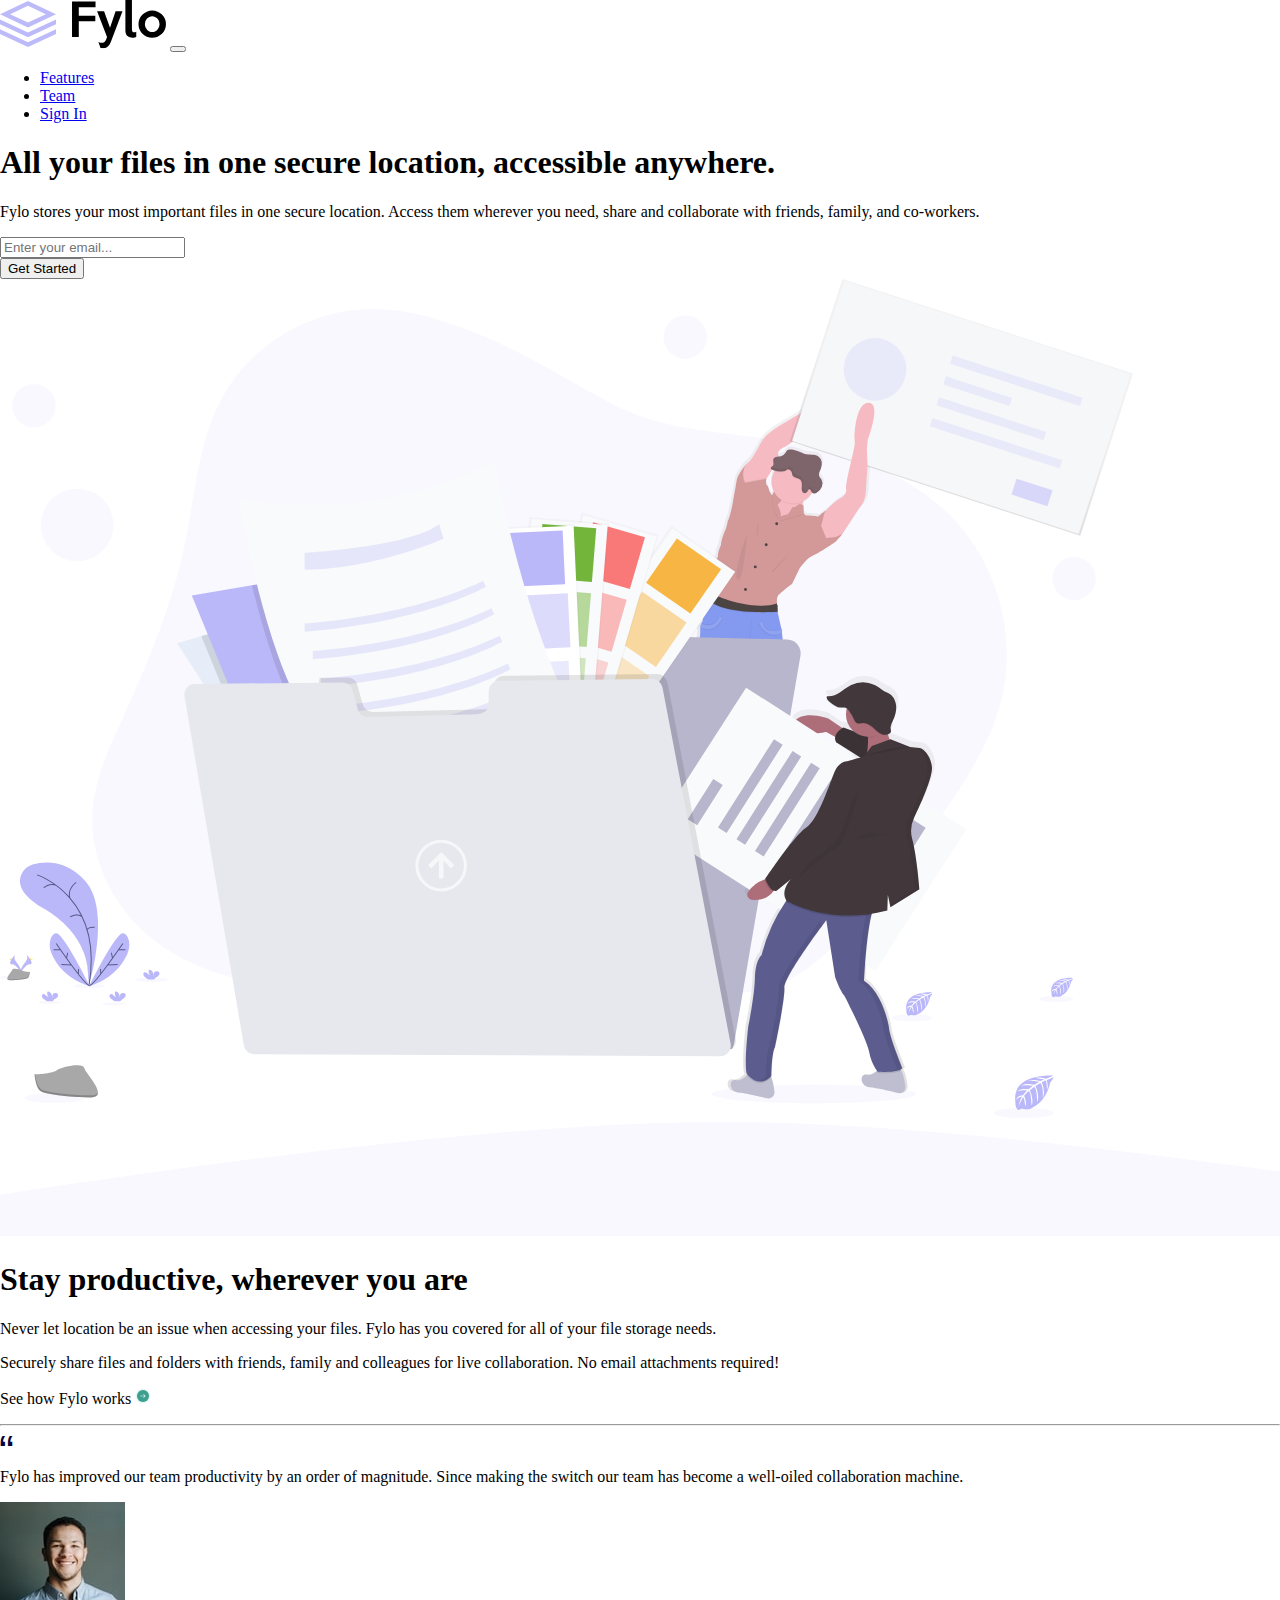
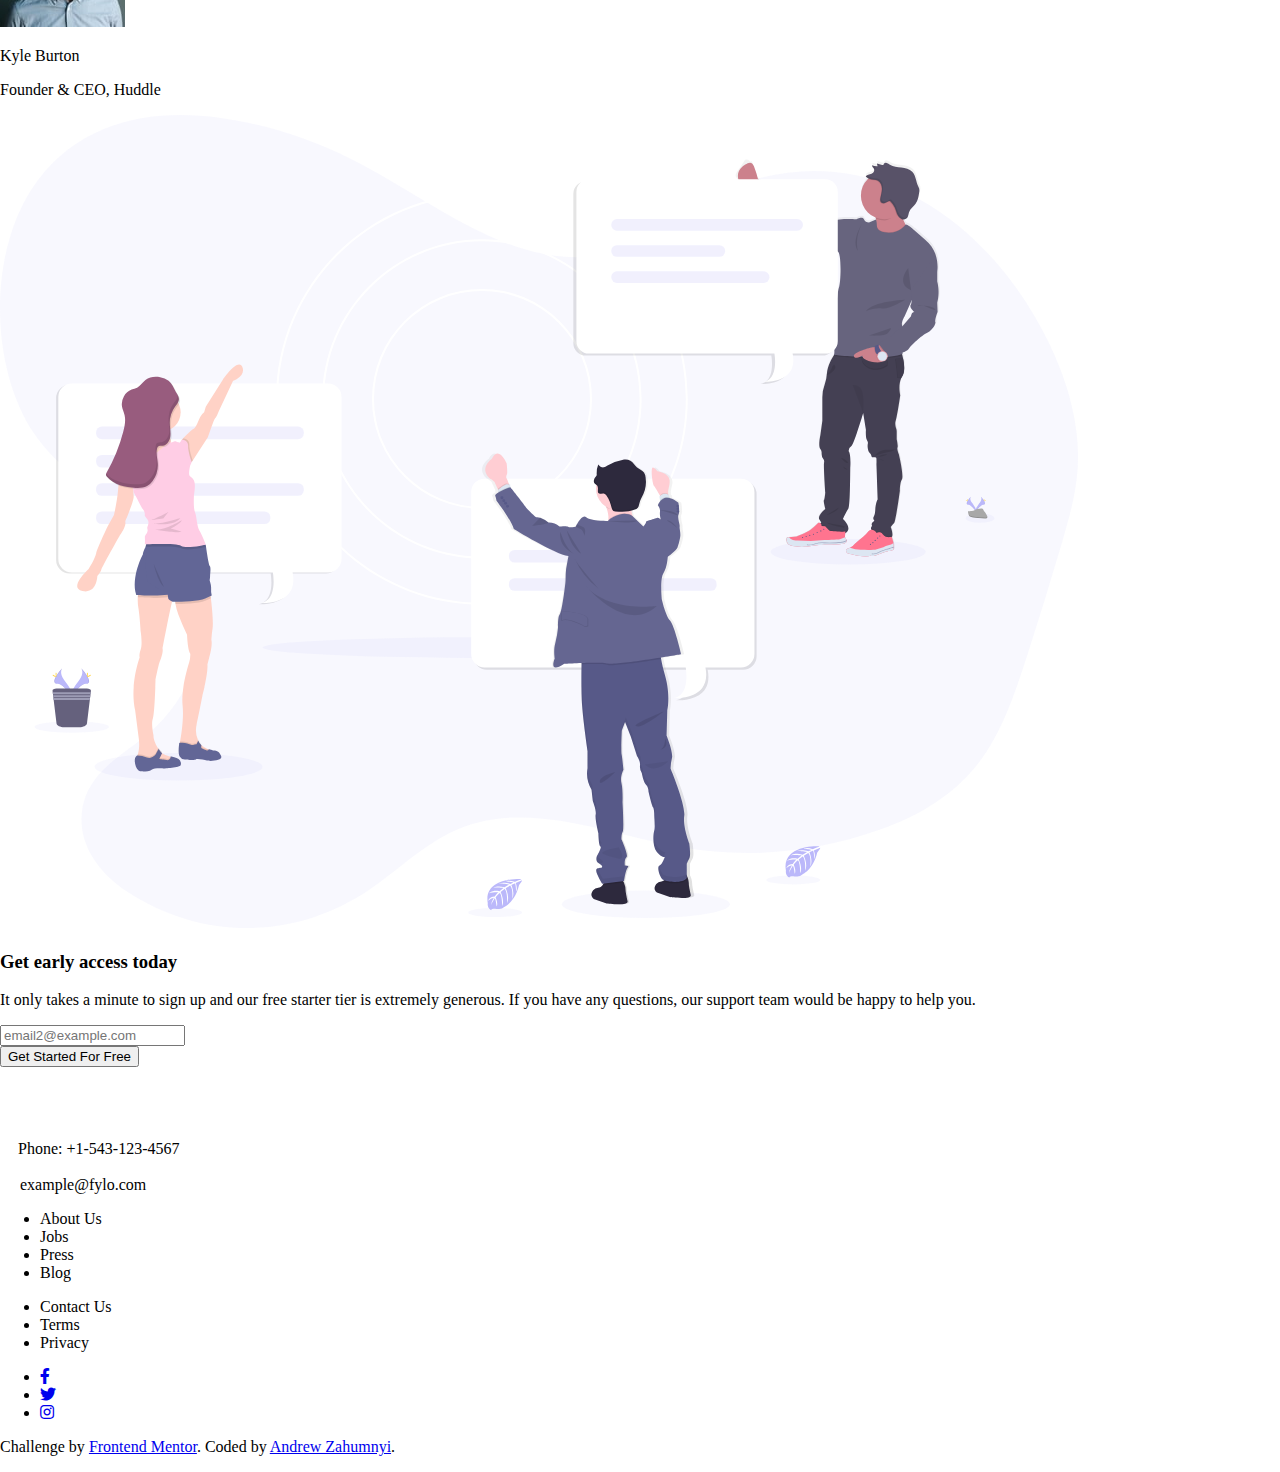
<file: index.html>
<!DOCTYPE html>
<html lang="en">
<head>
  <meta charset="UTF-8">
  <meta name="viewport" content="width=device-width, initial-scale=1.0"> <!-- displays site properly based on user's device -->

  <link rel="icon" type="image/png" sizes="32x32" href="./images/favicon-32x32.png">
  <!-- Google Fonts -->
  <link href="https://fonts.googleapis.com/css2?family=Open+Sans&family=Raleway:wght@400;700;800&display=swap" rel="stylesheet">
  
  <link rel="stylesheet" href="https://stackpath.bootstrapcdn.com/bootstrap/4.5.0/css/bootstrap.min.css" integrity="sha384-9aIt2nRpC12Uk9gS9baDl411NQApFmC26EwAOH8WgZl5MYYxFfc+NcPb1dKGj7Sk" crossorigin="anonymous">
  <link rel="stylesheet" href="css/styles.css">
  <link rel="stylesheet" href="css/all.css">
  

  <title>Frontend Mentor | Fylo landing page with two column layout</title>

</head>
<body>
  <!-- Nav Bar -->
  <section id="title">
    <div class="container-fluid">
      <nav class="navbar navbar-expand-lg navbar-light">
        <a class="navbar-brand" href="#"><img class="logo" src="images/logo.svg" alt="logo-img"></a>
        <button class="navbar-toggler" type="button" data-toggle="collapse" data-target="#navbarTogglerDemo03" aria-controls="navbarTogglerDemo03" aria-expanded="false" aria-label="Toggle navigation">
            <span class="navbar-toggler-icon"></span>
        </button>
        <div class="collapse navbar-collapse" id="navbarTogglerDemo03">
            <ul class="navbar-nav ml-auto">
                <li class="nav-item">
                    <a class="nav-link" href="#">Features</a>
                </li>
                <li class="nav-item">
                    <a class="nav-link" href="#">Team</a>
                </li>
                <li class="nav-item">
                    <a class="nav-link" href="#">Sign In</a>
                </li>
            </ul>
        </div>
      </nav>
      <!-- Title -->
      <div class="row">
        <div class="col-lg-6 order-1 title-content">
          <h1 class="title-h1">All your files in one secure location, accessible anywhere.</h1>
          <p class="title-p">
            Fylo stores your most important files in one secure location. 
            Access them wherever you need, share and collaborate with friends, 
            family, and co-workers.
          </p>
          <form class="form-inline">
            <div class="form-group mx-sm-3 mb-2 title-form">
              <label for="exampleInputEmail1"></label>
              <input type="text" placeholder="Enter your email..." class="form-control" id="exampleInputEmail1">
            </div>
            <button type="submit" class="btn btn-primary mb-2 btn-lg button-up">Get Started</button>
          </form>
        </div>
        <div class="col-lg-6 order-2 illustr-1">
          <img class="illustration-1" src="images/illustration-1.svg" alt="illustration-1-image">
        </div>
      </div>
    </div>
  </section>
  <div class="bg-curve-desktop">
    <img class="bg-curve-desktop-img" src="images/bg-curve-desktop.svg" alt="bg-curve-desktop-img">
  </div>
  <!-- Main -->
  <section id="main">
    <div class="container-fluid container-main">
      <div class="row row-main-1">
        <div class="col-lg-7 order-1 main-content"> 
          <h1 class="main-h1">Stay productive, wherever you are</h1>
          <p class="main-p">Never let location be an issue when accessing your files. Fylo has you 
            covered for all of your file storage needs.
          </p>
          <p class="main-p">
            Securely share files and folders with friends, family and colleagues for 
            live collaboration. No email attachments required!
          </p>
          <div class="green-link">
            <p>See how Fylo works  <img class="icon-arrow-class" src="images/icon-arrow.svg" alt="icon-arrow-img"></p>
            <hr>
          </div>
          <div class="quotation-mark frames-q-mark">
            <img src="images/icon-quotes.svg" alt="icon-quotes-img">
            <p class="paragraph">
              Fylo has improved our team productivity by an order of magnitude. Since 
              making the switch our team has become a well-oiled collaboration machine.
            </p>
            <img class="avatar-testimonial" src="images/avatar-testimonial.jpg" alt="avatar-testimonial-img">
            <div class="testimonial-author">
              <p class="t-a-p-1">Kyle Burton</p> 
              <p class="t-a-p-2">Founder & CEO, Huddle</p>
            </div>
          </div>
        </div>
        <div class="col-lg-5 order-2 illustr-2">
          <img class="illustration-2" src="images/illustration-2.svg" alt="illustration-2-img">
        </div>
      </div>
    </div>
    <div class="container-fluid container-main-2">
      <div class="row row-main-2">
        <div class="col-lg-6 main-content-2"> 
          <h3>Get early access today</h3>
          <p> 
              It only takes a minute to sign up and our free starter tier is extremely generous. 
              If you have any questions, our support team would be happy to help you.
          </p>    
        </div>
        <div class="col-lg-6 main-content-2-2">
          <form class="form-inline form-down">
            <div class="form-group mx-sm-3 mb-2 title-form title-form-down">
              <label for="exampleInputEmail2"></label>
              <input type="text" placeholder="email2@example.com" class="form-control fm-2" id="exampleInputEmail2">
            </div>
            <button type="submit" class="btn btn-primary mb-2 btn-lg button-down">Get Started For Free</button>
          </form>
        </div>  
      </div>
    </div>
  </section>
  <footer id="footer">
    <div class="container-fluid footer-container">
      <div class="row">
        <div class="col-lg-3 col-md-4 footer-logo-container">
          <img class="footer-logo" src="images/logo_footer_big.png" width="166" height="49" alt="footer-logo-img">
          <p><img class="phone-image" src="images/icon-phone.svg" alt="icon-phone-img">Phone: +1-543-123-4567</p>
          <p><img class="email-image" src="images/icon-email.svg" alt="icon-phone-img">example@fylo.com</p>
        </div>
        <div class="col-lg-3 col-md-4 footer-about">
          <ul>
            <li>About Us</li>
            <li>Jobs</li>
            <li>Press</li>
            <li>Blog</li>
          </ul>
        </div>
        <div class="col-lg-3 col-md-4 footer-contact">
          <ul>
            <li>Contact Us</li>
            <li>Terms</li>
            <li>Privacy</li>
          </ul>
        </div>
        <div class="col-lg-3 col-md-12 social">
          <div class="social-icons">
            <ul>
              <li><a href="https://www.facebook.com/"><i class="fab fa-facebook-f"></i></a></li>
              <li><a href="https://twitter.com/?lang=uk"><i class="fab fa-twitter"></i></a></li>
              <li><a href="https://www.instagram.com/"><i class="fab fa-instagram"></i></a></li>
            </ul>
          </div>
        </div>
      </div>
    </div>
    <p class="attribution">
      Challenge by <a href="https://www.frontendmentor.io?ref=challenge" target="_blank">Frontend Mentor</a>. 
      Coded by <a href="https://www.frontendmentor.io/profile/AndrewZahumnyi" target="_blank">Andrew Zahumnyi</a>.
    </p>
  </footer>  
<!-- Optional JavaScript -->
<!-- jQuery first, then Popper.js, then Bootstrap JS -->
<script src="https://code.jquery.com/jquery-3.5.1.slim.min.js" integrity="sha384-DfXdz2htPH0lsSSs5nCTpuj/zy4C+OGpamoFVy38MVBnE+IbbVYUew+OrCXaRkfj" crossorigin="anonymous"></script>
<script src="https://cdn.jsdelivr.net/npm/popper.js@1.16.0/dist/umd/popper.min.js" integrity="sha384-Q6E9RHvbIyZFJoft+2mJbHaEWldlvI9IOYy5n3zV9zzTtmI3UksdQRVvoxMfooAo" crossorigin="anonymous"></script>
<script src="https://stackpath.bootstrapcdn.com/bootstrap/4.5.0/js/bootstrap.min.js" integrity="sha384-OgVRvuATP1z7JjHLkuOU7Xw704+h835Lr+6QL9UvYjZE3Ipu6Tp75j7Bh/kR0JKI" crossorigin="anonymous"></script>
</body>
</html>
</file>
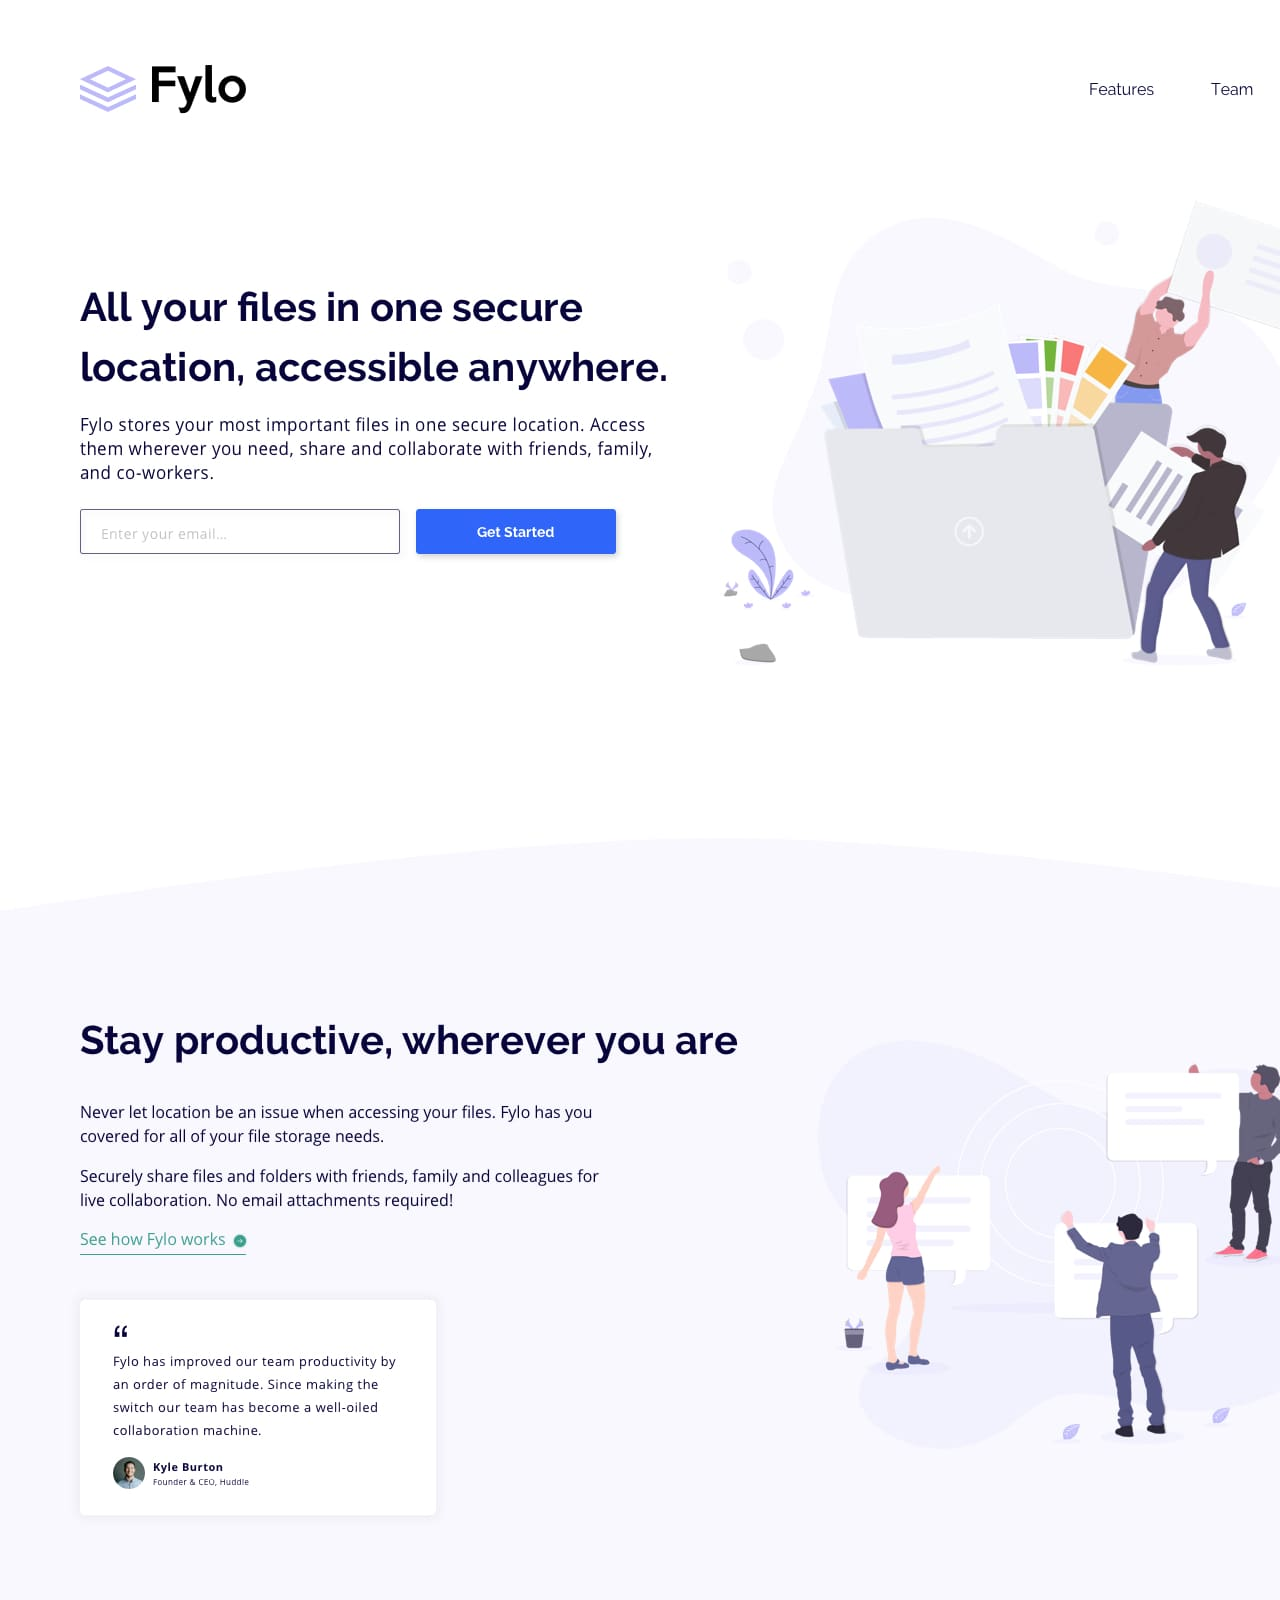
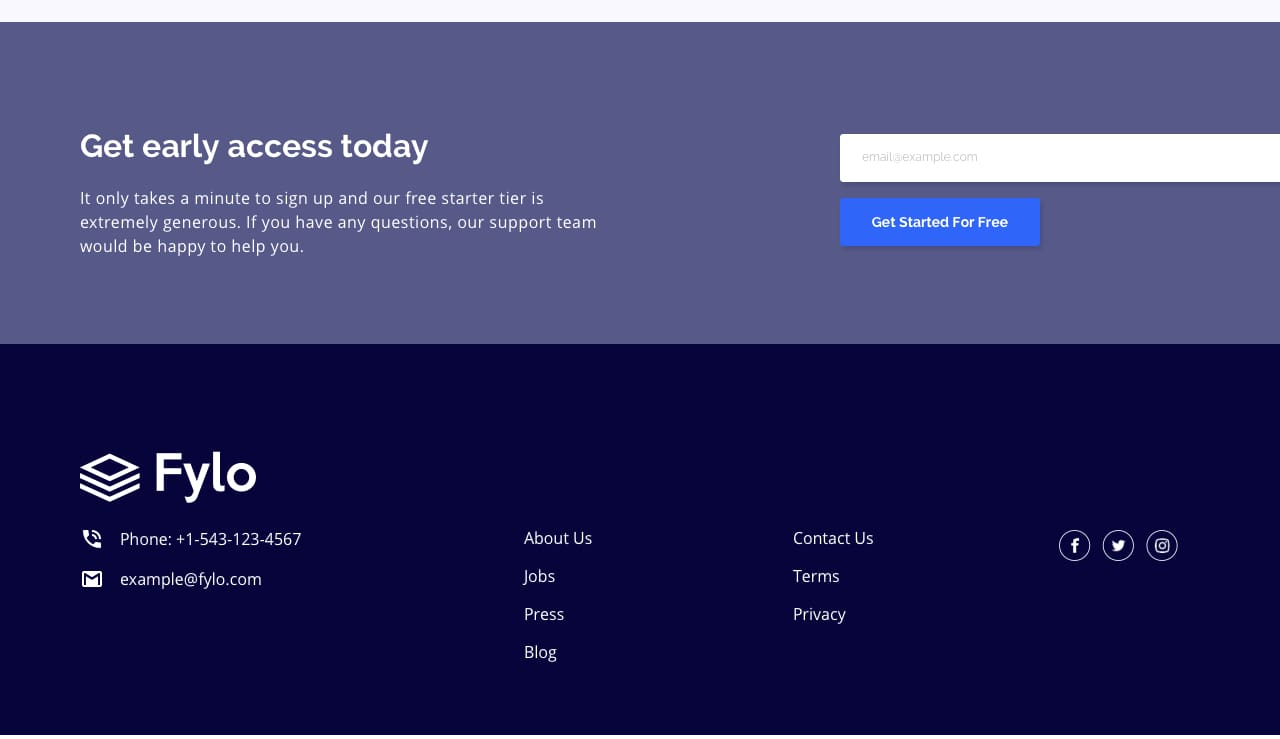
<file: SCREEN VIEW/index-desktop.html>
<!DOCTYPE html>
<html lang="en">
<head>
    <meta charset="UTF-8">
    <meta name="viewport" content="width=device-width, initial-scale=1.0">
    <title>Desktop-Design</title>
    <link rel="stylesheet" href="css/styles.css">
</head>
<body>
    <div class="container">
        <img src="design/desktop-design.jpg" alt="desktop-design-view">
    </div>
</body>
</html>
</file>
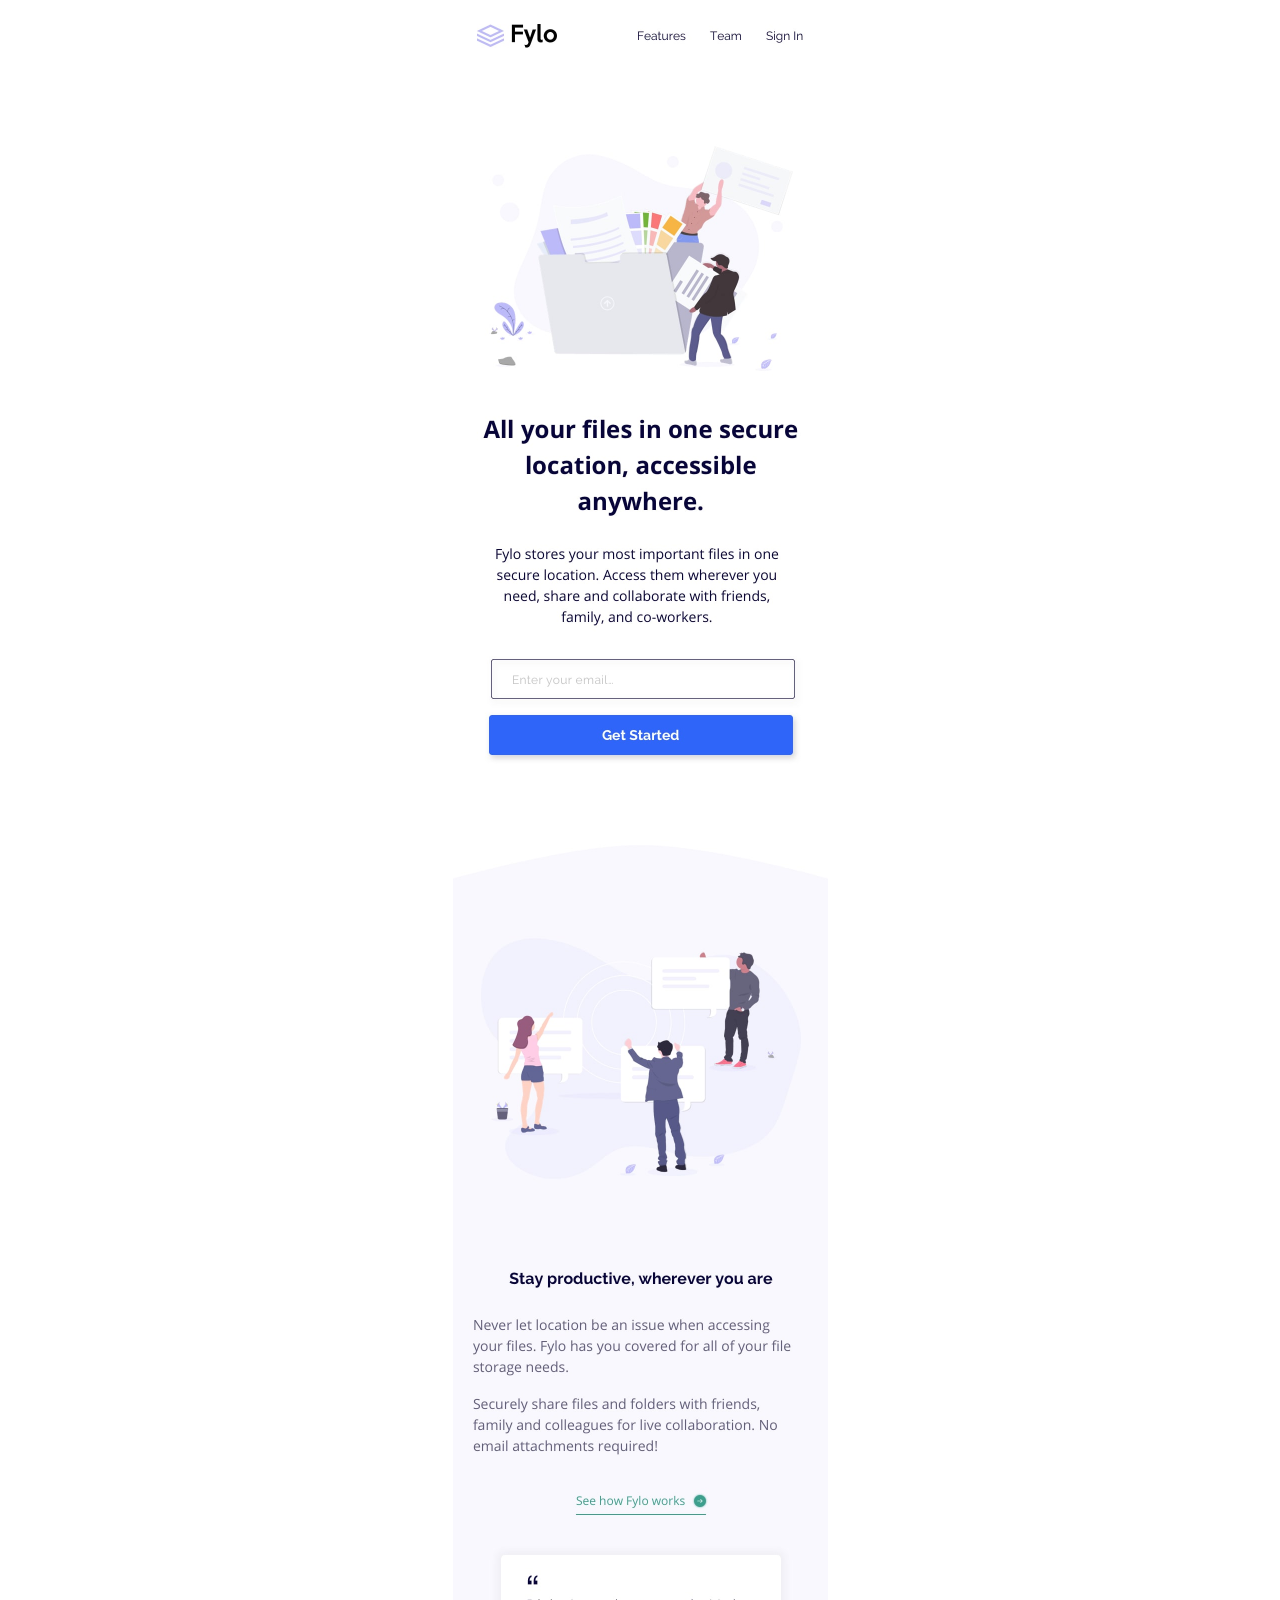
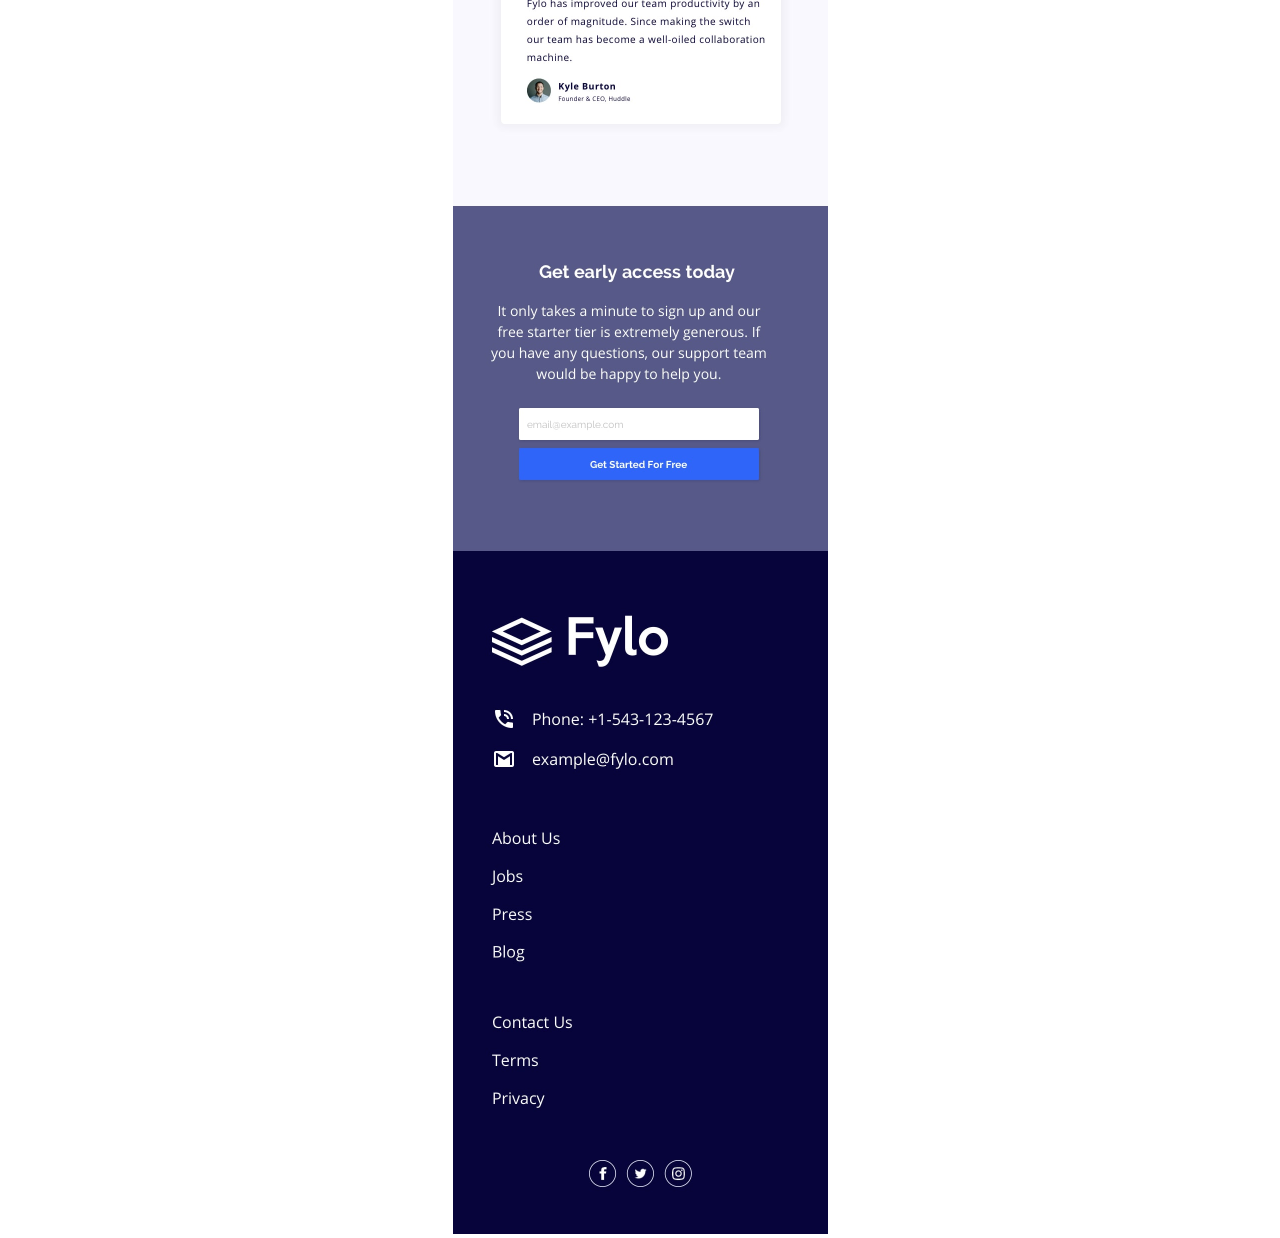
<file: SCREEN VIEW/index-mobile.html>
<!DOCTYPE html>
<html lang="en">
<head>
    <meta charset="UTF-8">
    <meta name="viewport" content="width=device-width, initial-scale=1.0">
    <title>Mobile-Design</title>
    <link rel="stylesheet" href="css/styles.css">
</head>
<body>
    <div class="container-one">
        <div class="container-mobile">
            <img class="mobile-image" src="design/mobile-design.jpg" width="375px" alt="mobile-design-view">
        </div>
    </div>
</body>
</html>
</file>
<file: css/styles.css>
body {
    margin: 0;
}

.container {
    max-width: 1440px;
    margin: 0 auto;
}

.container-mobile {
    max-width: 375px;
    margin: 0 auto;
    
}
</file>
<file: SCREEN VIEW/css/styles.css>
body {
    margin: 0;
}

.container {
    max-width: 1440px;
    margin: 0 auto;
}

.container-mobile {
    max-width: 375px;
    margin: 0 auto;
    
}
</file>
